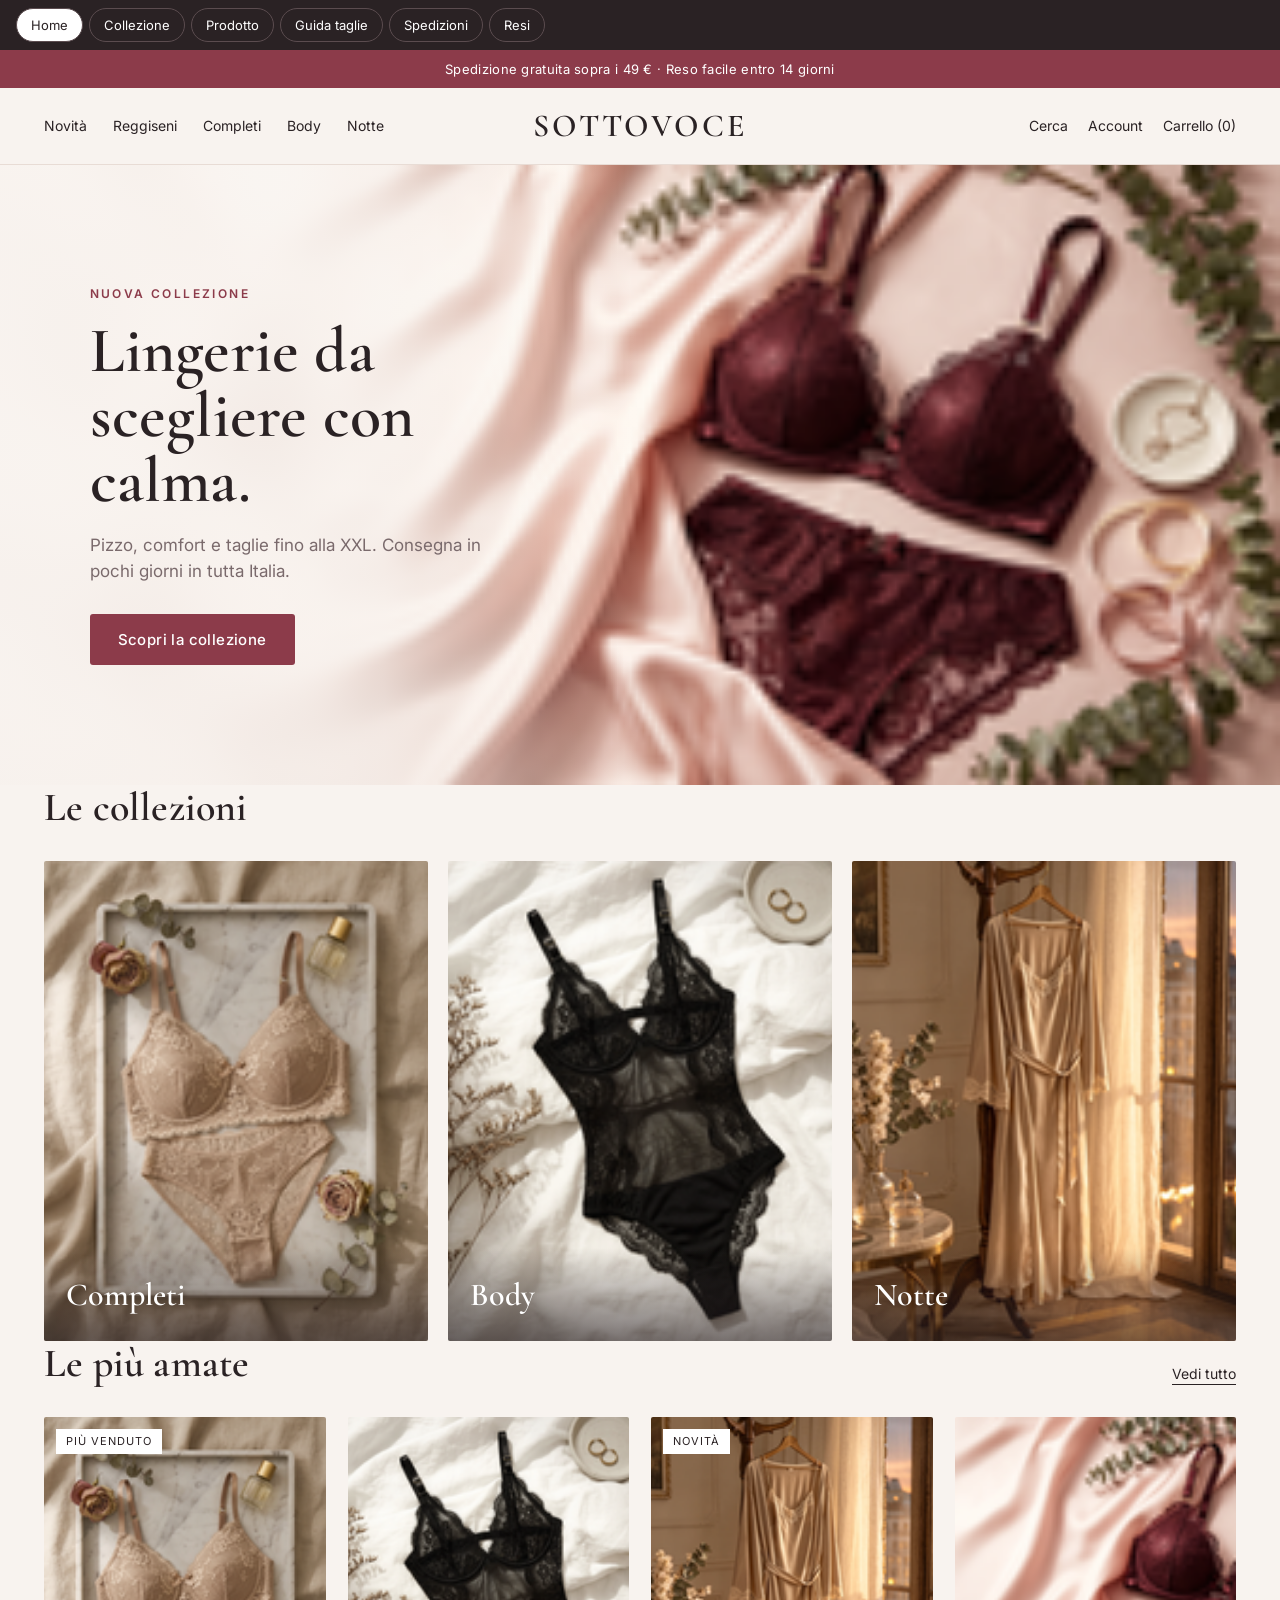
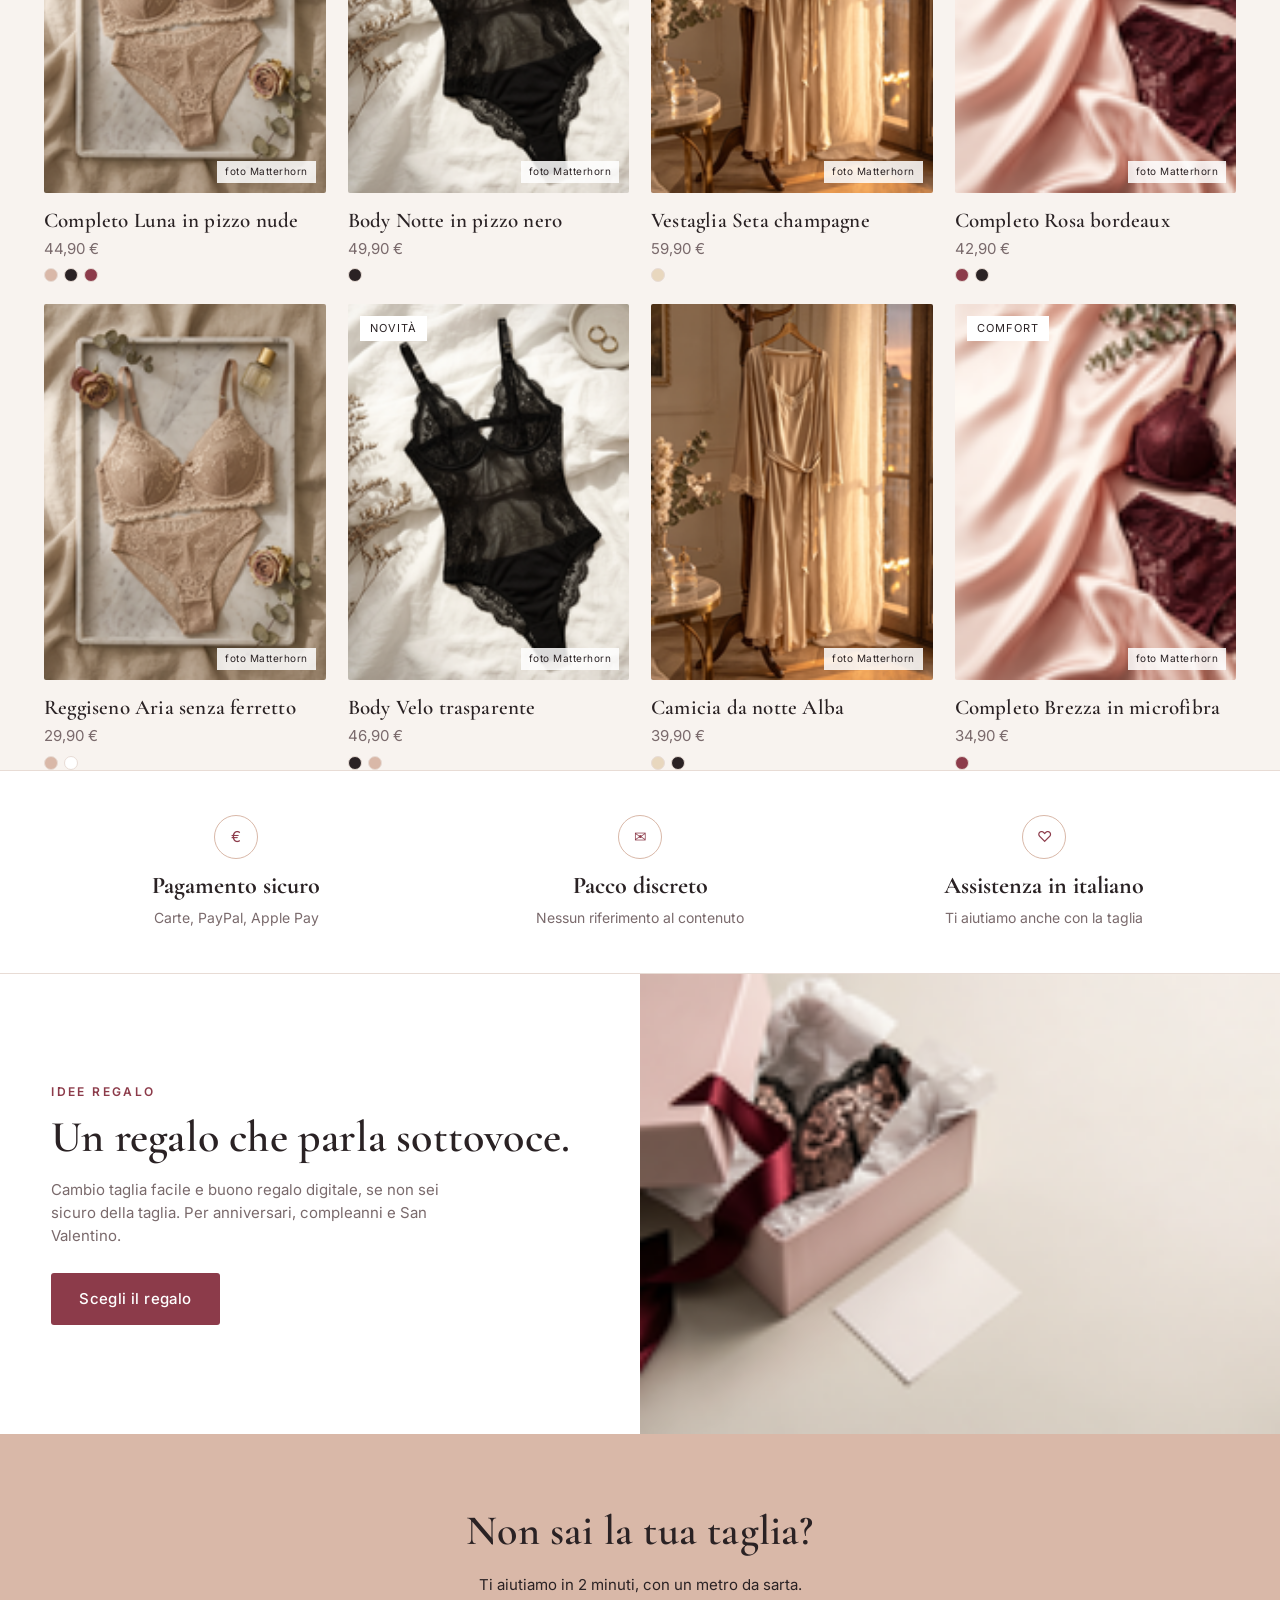
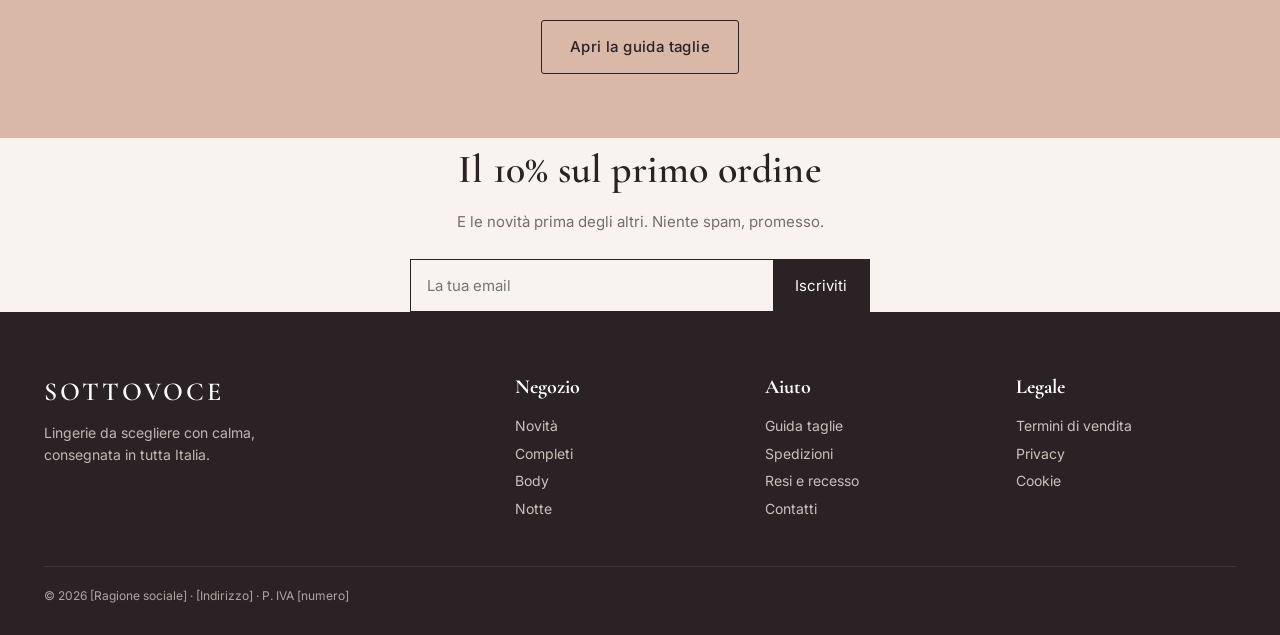
<file: progetti/shop-lingerie/mockup/index.html>
<!doctype html>
<html lang="it">
<head>
<meta charset="utf-8">
<meta name="viewport" content="width=device-width, initial-scale=1">
<title>Sottovoce · Impaginazione negozio</title>
<link rel="preconnect" href="https://fonts.googleapis.com">
<link href="https://fonts.googleapis.com/css2?family=Cormorant+Garamond:ital,wght@0,500;0,600;1,500&family=Inter:wght@400;500;600&display=swap" rel="stylesheet">
<style>
  :root { --bg:#F8F3EF; --ink:#2A2224; --accent:#8C3B4A; --nude:#D9B8A8; --muted:#7A6A6C; --line:#E8DCD5; --white:#fff; }
  * { box-sizing: border-box; margin: 0; padding: 0; }
  body { background: var(--bg); color: var(--ink); font-family: Inter, sans-serif; font-size: 15px; line-height: 1.55; }
  h1, h2, h3, .serif { font-family: "Cormorant Garamond", serif; font-weight: 600; letter-spacing: .2px; }
  a { color: inherit; text-decoration: none; }
  img { display: block; width: 100%; height: 100%; object-fit: cover; }
  .wrap { max-width: 1240px; margin: 0 auto; padding: 0 24px; }
  .btn { display: inline-block; background: var(--accent); color: #fff; padding: 14px 28px; border-radius: 3px; font-weight: 500; letter-spacing: .4px; }
  .btn.ghost { background: transparent; color: var(--ink); border: 1px solid var(--ink); }
  .eyebrow { font-size: 12px; letter-spacing: 2.4px; text-transform: uppercase; color: var(--accent); font-weight: 600; }

  /* page switcher (only for the mockup) */
  .switch { position: sticky; top: 0; z-index: 50; background: #2A2224; color: #fff; display: flex; gap: 6px; padding: 8px 16px; overflow-x: auto; font-size: 13px; }
  .switch button { background: transparent; color: #fff; border: 1px solid #5b4c4f; border-radius: 20px; padding: 6px 14px; cursor: pointer; white-space: nowrap; font: inherit; }
  .switch button.on { background: #fff; color: #2A2224; }
  .page { display: none; } .page.on { display: block; }

  /* header */
  .announce { background: var(--accent); color: #fff; text-align: center; font-size: 13px; padding: 9px 16px; letter-spacing: .3px; }
  header { border-bottom: 1px solid var(--line); background: var(--bg); }
  .head { display: grid; grid-template-columns: 1fr auto 1fr; align-items: center; height: 76px; }
  .logo { font-family: "Cormorant Garamond", serif; font-size: 32px; font-weight: 600; letter-spacing: 3px; text-transform: uppercase; }
  nav ul { display: flex; gap: 26px; list-style: none; font-size: 14px; }
  .icons { display: flex; justify-content: flex-end; gap: 20px; font-size: 14px; }

  /* hero */
  .hero { position: relative; height: 620px; overflow: hidden; }
  .hero img { filter: saturate(.95); }
  .hero .txt { position: absolute; inset: 0; display: flex; flex-direction: column; justify-content: center; padding: 0 7%; max-width: 640px;
    background: linear-gradient(90deg, rgba(248,243,239,.92) 0%, rgba(248,243,239,.75) 60%, rgba(248,243,239,0) 100%); }
  .hero h1 { font-size: 64px; line-height: 1.02; margin: 14px 0 18px; }
  .hero p { font-size: 17px; color: var(--muted); margin-bottom: 30px; max-width: 420px; }

  section { padding: 80px 0; }
  .sec-head { display: flex; justify-content: space-between; align-items: end; margin-bottom: 32px; gap: 16px; }
  .sec-head h2 { font-size: 40px; line-height: 1.1; }
  .sec-head a { font-size: 14px; border-bottom: 1px solid; }

  .cols3 { display: grid; grid-template-columns: repeat(3, 1fr); gap: 20px; }
  .coll { position: relative; aspect-ratio: 4/5; overflow: hidden; border-radius: 2px; }
  .coll span { position: absolute; left: 0; right: 0; bottom: 0; padding: 22px; color: #fff; font-family: "Cormorant Garamond", serif; font-size: 32px; font-weight: 600;
    background: linear-gradient(0deg, rgba(42,34,36,.6), rgba(42,34,36,0)); }

  .grid4 { display: grid; grid-template-columns: repeat(4, 1fr); gap: 22px; }
  .prod .ph { aspect-ratio: 3/4; overflow: hidden; background: #efe5df; position: relative; border-radius: 2px; }
  .prod .tag { position: absolute; top: 12px; left: 12px; background: #fff; font-size: 11px; letter-spacing: 1px; text-transform: uppercase; padding: 4px 10px; }
  .prod h3 { font-size: 21px; margin-top: 12px; }
  .prod .pr { font-size: 15px; color: var(--muted); }
  .prod .sw { display: flex; gap: 6px; margin-top: 8px; } .prod .sw i { width: 14px; height: 14px; border-radius: 50%; border: 1px solid var(--line); }

  .trust { background: var(--white); border-top: 1px solid var(--line); border-bottom: 1px solid var(--line); padding: 44px 0; }
  .trust .cols3 { text-align: center; }
  .trust b { display: block; font-family: "Cormorant Garamond", serif; font-size: 24px; margin: 8px 0 2px; }
  .trust small { color: var(--muted); font-size: 14px; }
  .ico { width: 44px; height: 44px; margin: 0 auto; border: 1px solid var(--nude); border-radius: 50%; display: grid; place-items: center; color: var(--accent); }

  .split { display: grid; grid-template-columns: 1fr 1fr; gap: 0; background: var(--white); }
  .split .t { padding: 70px 8%; display: flex; flex-direction: column; justify-content: center; }
  .split h2 { font-size: 44px; line-height: 1.08; margin: 12px 0 16px; }
  .split p { color: var(--muted); margin-bottom: 26px; max-width: 420px; }
  .split .im { min-height: 460px; }

  .sizeband { background: var(--nude); text-align: center; padding: 64px 24px; }
  .sizeband h2 { font-size: 42px; margin-bottom: 10px; }

  .news { text-align: center; }
  .news h2 { font-size: 40px; margin-bottom: 10px; }
  .news form { display: flex; max-width: 460px; margin: 26px auto 0; border: 1px solid var(--ink); }
  .news input { flex: 1; border: 0; background: transparent; padding: 14px 16px; font: inherit; }
  .news button { border: 0; background: var(--ink); color: #fff; padding: 0 22px; font: inherit; cursor: pointer; }

  footer { background: #2A2224; color: #e9dcd6; padding: 60px 0 30px; font-size: 14px; }
  footer .cols { display: grid; grid-template-columns: 2fr 1fr 1fr 1fr; gap: 30px; }
  footer h4 { font-family: "Cormorant Garamond", serif; font-size: 20px; margin-bottom: 12px; color: #fff; }
  footer li { list-style: none; margin-bottom: 6px; opacity: .85; }
  footer .legal { border-top: 1px solid #4a3d40; margin-top: 40px; padding-top: 20px; font-size: 12px; opacity: .7; }

  /* collection page */
  .crumbs { font-size: 13px; color: var(--muted); padding-top: 28px; }
  .chead { padding: 20px 0 30px; } .chead h1 { font-size: 54px; } .chead p { color: var(--muted); max-width: 560px; }
  .filters { display: flex; gap: 10px; flex-wrap: wrap; border-top: 1px solid var(--line); border-bottom: 1px solid var(--line); padding: 14px 0; margin-bottom: 30px; font-size: 14px; }
  .filters span { border: 1px solid var(--line); background: #fff; border-radius: 20px; padding: 6px 14px; }

  /* product page */
  .pdp { display: grid; grid-template-columns: 1.2fr 1fr; gap: 50px; padding: 30px 0 70px; }
  .gal { display: grid; grid-template-columns: 1fr 1fr; gap: 10px; } .gal .ph { aspect-ratio: 3/4; overflow: hidden; background: #efe5df; } .gal .ph.big { grid-column: span 2; aspect-ratio: 4/5; }
  .info h1 { font-size: 44px; line-height: 1.05; margin: 8px 0 10px; }
  .price { font-size: 22px; margin-bottom: 6px; } .stars { color: var(--accent); font-size: 14px; margin-bottom: 22px; }
  .opt { margin: 20px 0; } .opt label { font-size: 13px; font-weight: 600; display: flex; justify-content: space-between; margin-bottom: 8px; }
  .opt label a { font-weight: 400; border-bottom: 1px solid; }
  .sizes { display: flex; gap: 8px; flex-wrap: wrap; } .sizes span { min-width: 54px; text-align: center; border: 1px solid var(--line); background: #fff; padding: 10px 12px; font-size: 14px; }
  .sizes span.on { border-color: var(--ink); } .sizes span.off { color: #c9bdb9; text-decoration: line-through; }
  .colors { display: flex; gap: 10px; } .colors i { width: 30px; height: 30px; border-radius: 50%; border: 2px solid #fff; box-shadow: 0 0 0 1px var(--line); } .colors i.on { box-shadow: 0 0 0 2px var(--ink); }
  .addcart { display: block; width: 100%; text-align: center; margin-top: 24px; padding: 17px; }
  .perks { margin-top: 18px; font-size: 14px; color: var(--muted); } .perks div { padding: 10px 0; border-bottom: 1px solid var(--line); }
  details { border-bottom: 1px solid var(--line); padding: 16px 0; } summary { cursor: pointer; font-weight: 500; } details p { color: var(--muted); margin-top: 10px; font-size: 14px; }

  /* text pages */
  .doc { max-width: 760px; margin: 0 auto; padding: 50px 24px 80px; }
  .doc h1 { font-size: 52px; margin-bottom: 18px; } .doc h2 { font-size: 30px; margin: 34px 0 10px; } .doc p, .doc li { color: #4a3f41; margin-bottom: 10px; } .doc ul, .doc ol { padding-left: 20px; }
  table { width: 100%; border-collapse: collapse; margin: 14px 0 24px; background: #fff; font-size: 14px; } th, td { padding: 11px 14px; border-bottom: 1px solid var(--line); text-align: left; } th { background: #f1e7e1; font-weight: 600; }
  .note { background: #fff; border-left: 3px solid var(--accent); padding: 14px 18px; font-size: 14px; margin: 20px 0; }

  .placeholder-label { position: absolute; bottom: 10px; right: 10px; font-size: 10px; background: rgba(255,255,255,.85); padding: 3px 8px; letter-spacing: .5px; }

  @media (max-width: 820px) {
    nav, .icons .hide-m { display: none; }
    .head { grid-template-columns: auto 1fr auto; } .logo { font-size: 24px; }
    .hero { height: 540px; } .hero h1 { font-size: 44px; } .hero .txt { max-width: none; background: linear-gradient(0deg, rgba(248,243,239,.95) 45%, rgba(248,243,239,.2) 100%); justify-content: flex-end; padding-bottom: 50px; }
    .cols3 { grid-template-columns: 1fr; } .grid4 { grid-template-columns: repeat(2, 1fr); gap: 14px; }
    .split, .pdp { grid-template-columns: 1fr; } .split .im { min-height: 300px; order: -1; }
    footer .cols { grid-template-columns: 1fr 1fr; }
    .sec-head h2 { font-size: 32px; } section { padding: 56px 0; }
  }
</style>
</head>
<body>

<div class="switch" id="switch">
  <button data-p="home" class="on">Home</button>
  <button data-p="coll">Collezione</button>
  <button data-p="prod">Prodotto</button>
  <button data-p="taglie">Guida taglie</button>
  <button data-p="sped">Spedizioni</button>
  <button data-p="resi">Resi</button>
</div>

<div class="announce">Spedizione gratuita sopra i 49 € · Reso facile entro 14 giorni</div>
<header>
  <div class="wrap head">
    <nav><ul><li>Novità</li><li>Reggiseni</li><li>Completi</li><li>Body</li><li>Notte</li></ul></nav>
    <div class="logo">Sottovoce</div>
    <div class="icons"><span class="hide-m">Cerca</span><span class="hide-m">Account</span><span>Carrello (0)</span></div>
  </div>
</header>

<!-- ============ HOME ============ -->
<main class="page on" id="home">
  <div class="hero">
    <img src="img/hero.png" alt="Completo in pizzo bordeaux su seta cipria">
    <div class="txt">
      <div class="eyebrow">Nuova collezione</div>
      <h1>Lingerie da scegliere con calma.</h1>
      <p>Pizzo, comfort e taglie fino alla XXL. Consegna in pochi giorni in tutta Italia.</p>
      <div><a class="btn" href="#">Scopri la collezione</a></div>
    </div>
  </div>

  <section class="wrap">
    <div class="sec-head"><h2>Le collezioni</h2></div>
    <div class="cols3">
      <a class="coll"><img src="img/completi.png" alt=""><span>Completi</span></a>
      <a class="coll"><img src="img/body.png" alt=""><span>Body</span></a>
      <a class="coll"><img src="img/notte.png" alt=""><span>Notte</span></a>
    </div>
  </section>

  <section class="wrap" style="padding-top:0">
    <div class="sec-head"><h2>Le più amate</h2><a href="#">Vedi tutto</a></div>
    <div class="grid4" id="best"></div>
  </section>

  <div class="trust">
    <div class="wrap cols3">
      <div><div class="ico">€</div><b>Pagamento sicuro</b><small>Carte, PayPal, Apple Pay</small></div>
      <div><div class="ico">✉</div><b>Pacco discreto</b><small>Nessun riferimento al contenuto</small></div>
      <div><div class="ico">♡</div><b>Assistenza in italiano</b><small>Ti aiutiamo anche con la taglia</small></div>
    </div>
  </div>

  <div class="split">
    <div class="t">
      <div class="eyebrow">Idee regalo</div>
      <h2>Un regalo che parla sottovoce.</h2>
      <p>Cambio taglia facile e buono regalo digitale, se non sei sicuro della taglia. Per anniversari, compleanni e San Valentino.</p>
      <div><a class="btn" href="#">Scegli il regalo</a></div>
    </div>
    <div class="im"><img src="img/regalo.png" alt="Scatola regalo con pizzo e nastro bordeaux"></div>
  </div>

  <div class="sizeband">
    <h2>Non sai la tua taglia?</h2>
    <p style="margin-bottom:24px">Ti aiutiamo in 2 minuti, con un metro da sarta.</p>
    <a class="btn ghost" href="#">Apri la guida taglie</a>
  </div>

  <section class="wrap news">
    <h2>Il 10% sul primo ordine</h2>
    <p style="color:var(--muted)">E le novità prima degli altri. Niente spam, promesso.</p>
    <form onsubmit="return false"><input placeholder="La tua email"><button>Iscriviti</button></form>
  </section>
</main>

<!-- ============ COLLECTION ============ -->
<main class="page" id="coll">
  <div class="wrap">
    <div class="crumbs">Home / Completi</div>
    <div class="chead"><h1>Completi</h1><p>Reggiseno e slip coordinati, in pizzo e microfibra. Dalla 65A alla 90F.</p></div>
    <div class="filters"><span>Taglia ▾</span><span>Colore ▾</span><span>Prezzo ▾</span><span>Con ferretto / senza ▾</span><span style="margin-left:auto">Ordina: più venduti ▾</span></div>
    <div class="grid4" id="collgrid" style="margin-bottom:80px"></div>
  </div>
</main>

<!-- ============ PRODUCT ============ -->
<main class="page" id="prod">
  <div class="wrap">
    <div class="crumbs">Home / Completi / Completo Luna</div>
    <div class="pdp">
      <div class="gal">
        <div class="ph big"><img src="img/completi.png" alt=""></div>
        <div class="ph"><img src="img/hero.png" alt="" style="object-position:70% 50%"></div>
        <div class="ph"><img src="img/body.png" alt=""></div>
      </div>
      <div class="info">
        <div class="eyebrow">Completi</div>
        <h1>Completo Luna in pizzo nude</h1>
        <div class="price">44,90 €</div>
        <div class="stars">☆☆☆☆☆ <span style="color:var(--muted)">· le recensioni appariranno qui (app Judge.me gratuita)</span></div>
        <p style="color:var(--muted)">Il pizzo che non si vede sotto i vestiti. Lo indossi la mattina e te ne dimentichi.</p>
        <div class="opt"><label>Colore: Nude</label><div class="colors"><i class="on" style="background:#D9B8A8"></i><i style="background:#2A2224"></i><i style="background:#8C3B4A"></i></div></div>
        <div class="opt"><label>Taglia reggiseno <a href="#">Guida taglie</a></label><div class="sizes"><span>70B</span><span class="on">75B</span><span>75C</span><span>80C</span><span class="off">80D</span><span>85D</span></div></div>
        <div class="opt"><label>Taglia slip</label><div class="sizes"><span>S</span><span class="on">M</span><span>L</span><span>XL</span></div></div>
        <a class="btn addcart" href="#">Aggiungi al carrello</a>
        <div class="perks"><div>Consegna in 3–5 giorni lavorativi</div><div>Spedizione gratuita sopra i 49 €</div><div>Confezione sigillata, pacco discreto</div></div>
        <details open><summary>Dettagli e materiali</summary><p>Pizzo 90% poliammide, 10% elastan. Coppe imbottite leggere, ferretto morbido, spalline regolabili. Lavaggio a mano a 30°.</p></details>
        <details><summary>Vestibilità</summary><p>Veste regolare. La modella indossa 75B e M, altezza 170 cm.</p></details>
        <details><summary>Spedizioni e resi</summary><p>Reso entro 14 giorni con confezione sigillata integra.</p></details>
      </div>
    </div>
    <div class="sec-head"><h2>Abbinalo con</h2></div>
    <div class="grid4" id="related" style="margin-bottom:80px"></div>
  </div>
</main>

<!-- ============ SIZE GUIDE ============ -->
<main class="page" id="taglie">
  <div class="doc">
    <div class="eyebrow">Aiuto</div>
    <h1>Guida taglie</h1>
    <p>Ti servono 2 minuti e un metro da sarta.</p>
    <ol><li><b>Sottoseno</b>: il metro aderente sotto il seno, parallelo al pavimento.</li><li><b>Seno</b>: sul punto più pieno, senza stringere.</li><li><b>Fianchi</b>: il punto più largo.</li></ol>
    <h2>Reggiseno · fascia</h2>
    <table><tr><th>Sottoseno (cm)</th><th>Taglia EU</th><th>Taglia IT</th></tr><tr><td>63–67</td><td>65</td><td>1</td></tr><tr><td>68–72</td><td>70</td><td>2</td></tr><tr><td>73–77</td><td>75</td><td>3</td></tr><tr><td>78–82</td><td>80</td><td>4</td></tr><tr><td>83–87</td><td>85</td><td>5</td></tr><tr><td>88–92</td><td>90</td><td>6</td></tr></table>
    <h2>Reggiseno · coppa</h2>
    <table><tr><th>Seno meno sottoseno (cm)</th><th>Coppa</th></tr><tr><td>12–14</td><td>A</td></tr><tr><td>14–16</td><td>B</td></tr><tr><td>16–18</td><td>C</td></tr><tr><td>18–20</td><td>D</td></tr><tr><td>20–22</td><td>E</td></tr><tr><td>22–24</td><td>F</td></tr></table>
    <div class="note">Esempio: sottoseno 74 cm, seno 90 cm → differenza 16 → <b>75C (IT 3C)</b>.</div>
    <h2>Slip, body e notte</h2>
    <table><tr><th>Taglia</th><th>Seno (cm)</th><th>Fianchi (cm)</th></tr><tr><td>S</td><td>82–86</td><td>88–92</td></tr><tr><td>M</td><td>86–90</td><td>92–96</td></tr><tr><td>L</td><td>90–96</td><td>96–102</td></tr><tr><td>XL</td><td>96–102</td><td>102–108</td></tr></table>
    <p><b>Tra due taglie?</b> Per reggiseni e body scegli la più grande, per gli slip elasticizzati la più piccola.</p>
  </div>
</main>

<!-- ============ SHIPPING ============ -->
<main class="page" id="sped">
  <div class="doc">
    <div class="eyebrow">Aiuto</div>
    <h1>Spedizioni</h1>
    <p>Spediamo in tutta Italia, isole comprese.</p>
    <h2>Tempi</h2><p>Il pacco parte entro 1–2 giorni lavorativi e arriva in 3–5 giorni lavorativi. Ricevi il tracciamento via email.</p>
    <h2>Costi</h2><table><tr><th>Ordine</th><th>Spedizione</th></tr><tr><td>Da 49 € in su</td><td>Gratuita</td></tr><tr><td>Sotto i 49 €</td><td>4,90 €</td></tr></table>
    <h2>Pacco discreto</h2><p>All'esterno non è indicato il contenuto.</p>
    <div class="note">Tempi e "pacco discreto" vanno confermati con Matterhorn prima della pubblicazione.</div>
  </div>
</main>

<!-- ============ RETURNS ============ -->
<main class="page" id="resi">
  <div class="doc">
    <div class="eyebrow">Aiuto</div>
    <h1>Resi e recesso</h1>
    <h2>14 giorni per ripensarci</h2><p>Puoi restituire i prodotti entro 14 giorni dalla consegna, senza dare spiegazioni.</p>
    <h2>Biancheria intima e igiene</h2><p>Slip, body e reggiseni arrivano in confezione sigillata. Per igiene il reso è possibile solo con confezione integra.</p>
    <h2>Come fare</h2><ol><li>Scrivici con il numero d'ordine.</li><li>Ti mandiamo indirizzo e istruzioni.</li><li>Rimborso entro 14 giorni.</li></ol>
    <div class="note">Testo completo e modulo di recesso in <code>pagine/resi-e-recesso.md</code>. Da far verificare a un consulente.</div>
  </div>
</main>

<footer>
  <div class="wrap">
    <div class="cols">
      <div><div class="logo" style="color:#fff;font-size:26px">Sottovoce</div><p style="margin-top:10px;opacity:.8;max-width:280px">Lingerie da scegliere con calma, consegnata in tutta Italia.</p></div>
      <div><h4>Negozio</h4><ul><li>Novità</li><li>Completi</li><li>Body</li><li>Notte</li></ul></div>
      <div><h4>Aiuto</h4><ul><li>Guida taglie</li><li>Spedizioni</li><li>Resi e recesso</li><li>Contatti</li></ul></div>
      <div><h4>Legale</h4><ul><li>Termini di vendita</li><li>Privacy</li><li>Cookie</li></ul></div>
    </div>
    <div class="legal">© 2026 [Ragione sociale] · [Indirizzo] · P. IVA [numero]</div>
  </div>
</footer>

<script>
  const products = [
    ['Completo Luna in pizzo nude', '44,90 €', 'completi.png', 'Più venduto', ['#D9B8A8', '#2A2224', '#8C3B4A']],
    ['Body Notte in pizzo nero', '49,90 €', 'body.png', '', ['#2A2224']],
    ['Vestaglia Seta champagne', '59,90 €', 'notte.png', 'Novità', ['#E8D7BE']],
    ['Completo Rosa bordeaux', '42,90 €', 'hero.png', '', ['#8C3B4A', '#2A2224']],
    ['Reggiseno Aria senza ferretto', '29,90 €', 'completi.png', '', ['#D9B8A8', '#fff']],
    ['Body Velo trasparente', '46,90 €', 'body.png', 'Novità', ['#2A2224', '#D9B8A8']],
    ['Camicia da notte Alba', '39,90 €', 'notte.png', '', ['#E8D7BE', '#2A2224']],
    ['Completo Brezza in microfibra', '34,90 €', 'hero.png', 'Comfort', ['#8C3B4A']],
  ];
  const card = ([n, p, img, tag, sw]) => `<a class="prod"><div class="ph"><img src="img/${img}" alt="">${tag ? `<span class="tag">${tag}</span>` : ''}<span class="placeholder-label">foto Matterhorn</span></div><h3>${n}</h3><div class="pr">${p}</div><div class="sw">${sw.map(c => `<i style="background:${c}"></i>`).join('')}</div></a>`;
  document.getElementById('best').innerHTML = products.map(card).join('');
  document.getElementById('collgrid').innerHTML = [...products, ...products].map(card).join('');
  document.getElementById('related').innerHTML = products.slice(4).map(card).join('');
  document.querySelectorAll('#switch button').forEach(b => b.onclick = () => {
    document.querySelectorAll('#switch button').forEach(x => x.classList.toggle('on', x === b));
    document.querySelectorAll('.page').forEach(p => p.classList.toggle('on', p.id === b.dataset.p));
    window.scrollTo(0, 0);
  });
</script>
</body>
</html>
</file>
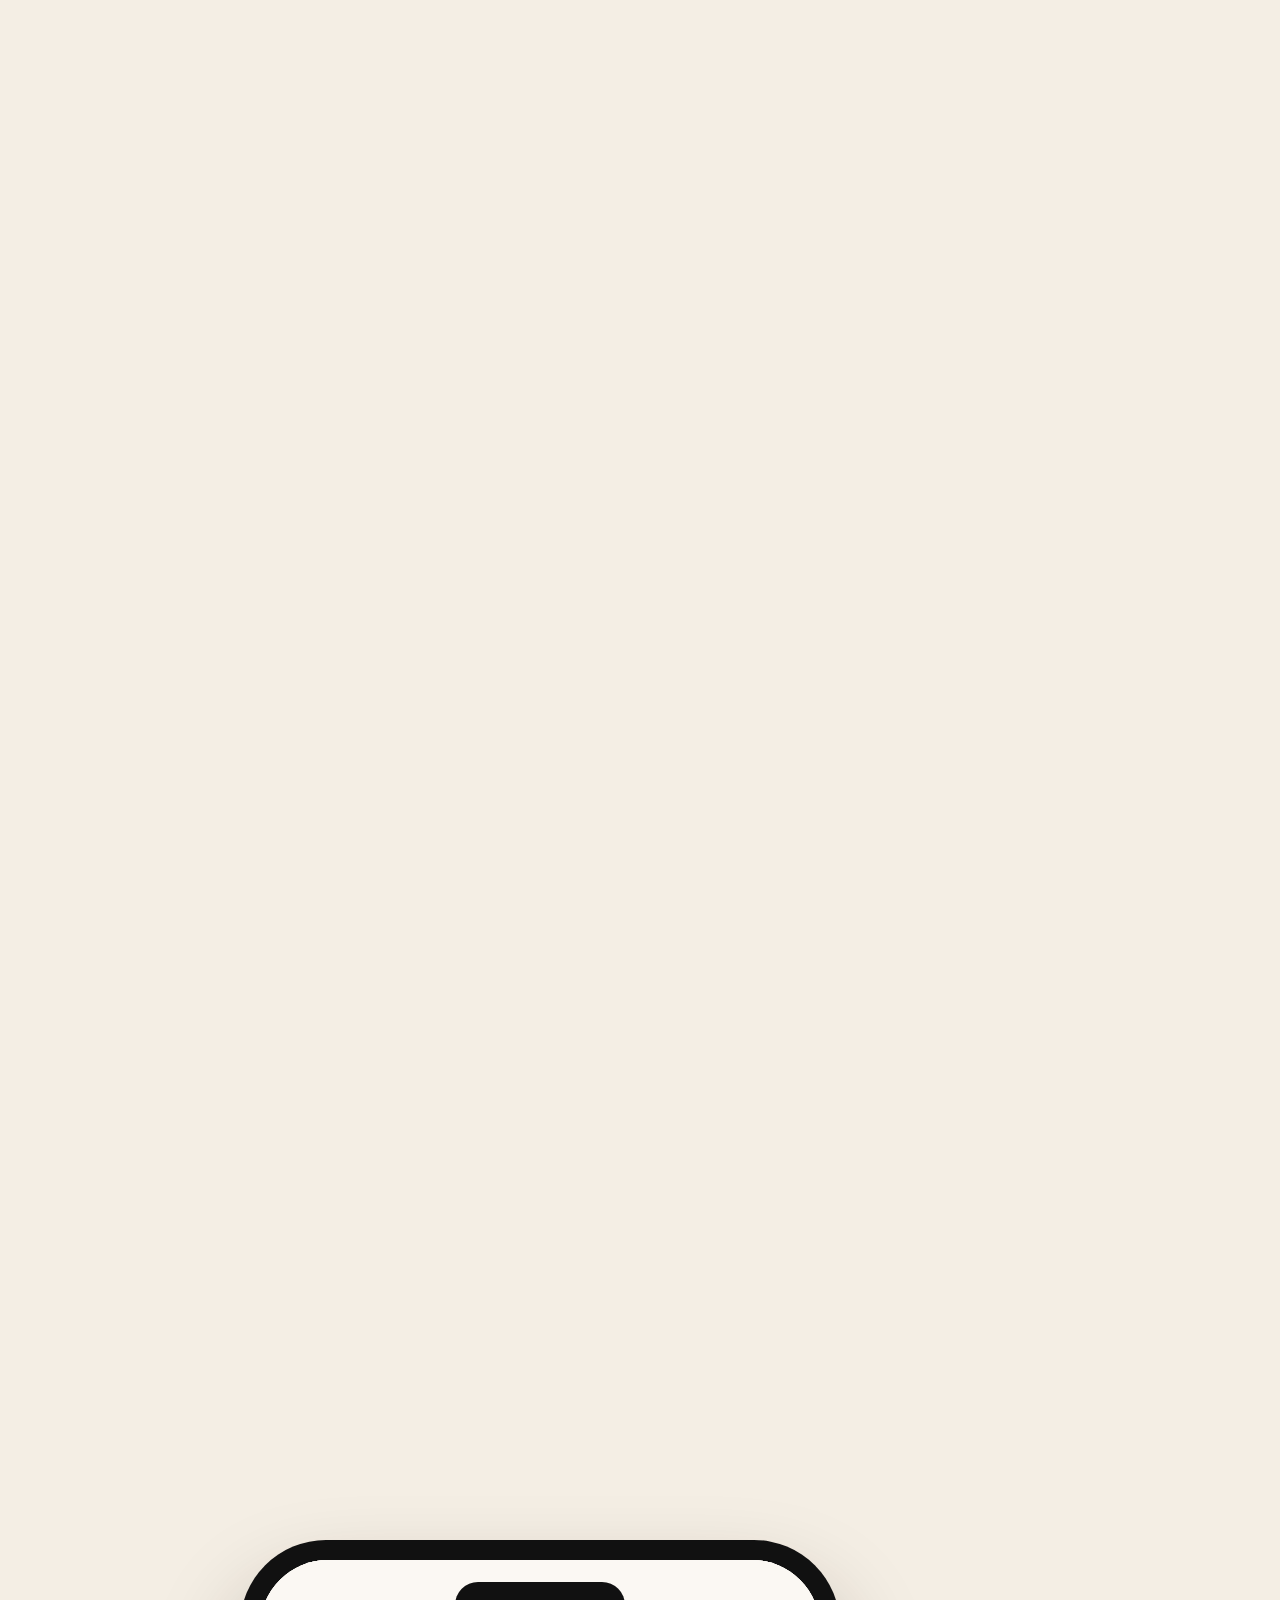
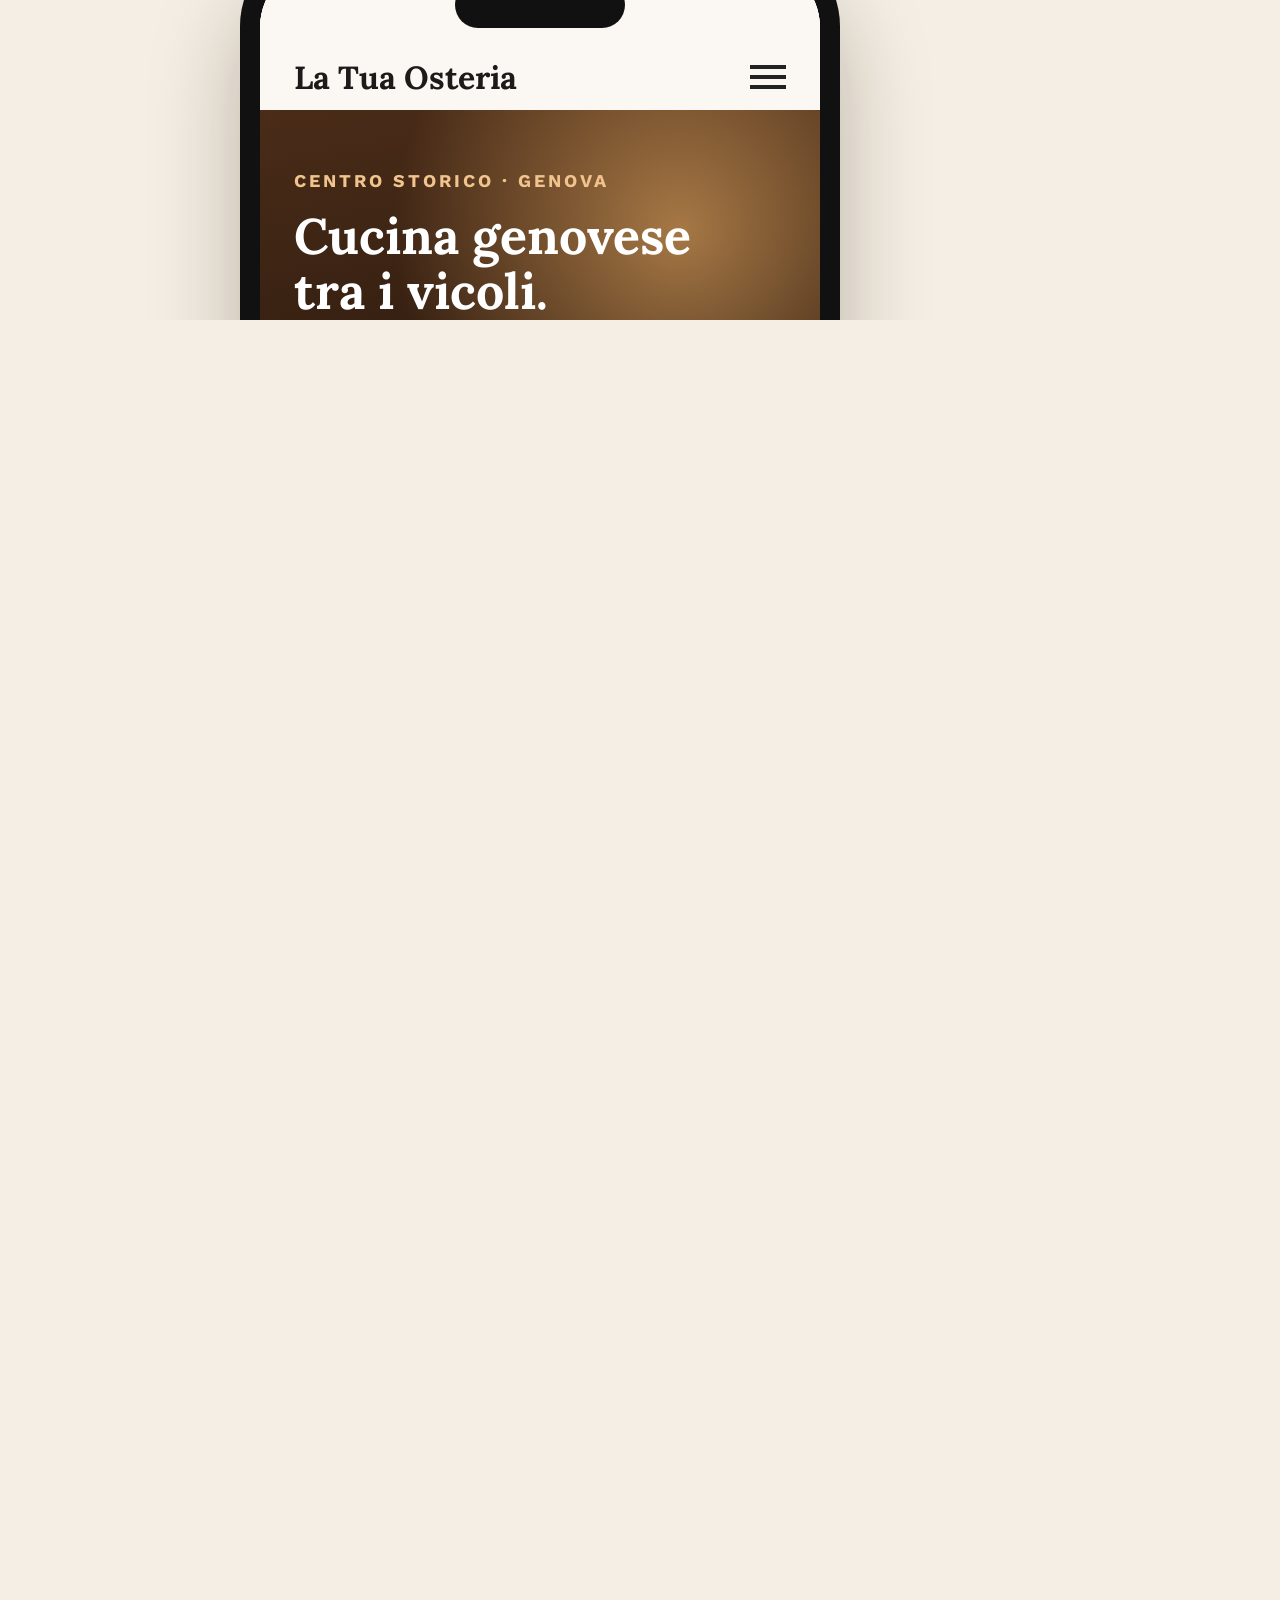
<file: instagram/reels/reel-01-trattoria.html>
<!doctype html>
<html lang="it"><head><meta charset="utf-8">
<link rel="stylesheet" href="engine.css">
<style>
  .site { font-family: Work; color: var(--ink); background: #FBF8F3; }
  .nav { height: 150px; padding: 84px 34px 0; display: flex; justify-content: space-between; align-items: center; background: #FBF8F3; }
  .nav b { font-family: Lora; font-size: 32px; }
  .burger { width: 36px; height: 24px; border-top: 4px solid #222; border-bottom: 4px solid #222; position: relative; }
  .burger:after { content: ""; position: absolute; left: 0; right: 0; top: 6px; border-top: 4px solid #222; }
  .hero { height: 600px; padding: 60px 34px; color: #fff; position: relative; overflow: hidden;
    background: radial-gradient(circle at 75% 20%, rgba(255,190,110,.55), transparent 45%), linear-gradient(170deg, #4a2c18 0%, #24150c 70%); }
  .hero svg { position: absolute; right: -10px; bottom: 0; opacity: .35; }
  .hero .k { font-size: 18px; letter-spacing: 3px; font-weight: 700; color: #F2C48D; }
  .hero h1 { font-family: Lora; font-size: 50px; line-height: 1.1; margin: 18px 0 18px; }
  .hero p { font-size: 22px; opacity: .85; line-height: 1.4; max-width: 420px; }
  .btn { display: inline-block; font-weight: 700; font-size: 22px; border-radius: 16px; padding: 18px 26px; margin-top: 28px; }
  .wa { background: var(--wa); color: #0b3d1f; }
  .ghost { border: 2px solid rgba(255,255,255,.7); color: #fff; margin-left: 10px; }
  .sec { padding: 50px 34px; border-bottom: 1px solid #ece4d8; }
  .sec h2 { font-family: Lora; font-size: 40px; margin-bottom: 26px; }
  .row { display: flex; justify-content: space-between; font-size: 24px; padding: 14px 0; border-bottom: 1px dashed #e2d8ca; }
  .row .c { color: #a08f7c; }
  .open { display: inline-block; background: #e3f6e9; color: #17803d; font-weight: 700; font-size: 20px; padding: 8px 16px; border-radius: 30px; margin-bottom: 18px; }
  .dish { display: flex; justify-content: space-between; align-items: baseline; padding: 16px 0; border-bottom: 1px solid #efe7db; }
  .dish b { font-family: Lora; font-size: 27px; }
  .dish small { display: block; font-size: 18px; color: #8a7f72; margin-top: 4px; }
  .dish span { font-weight: 700; font-size: 24px; color: var(--rust); }
  .map { height: 330px; border-radius: 22px; position: relative; overflow: hidden; background: #e9e4da; }
  .map i { position: absolute; background: #fff; }
  .pin { position: absolute; left: 255px; top: 110px; width: 50px; height: 50px; background: var(--rust); border-radius: 50% 50% 50% 0; transform: rotate(-45deg); }
  .pin:after { content: ""; position: absolute; left: 16px; top: 16px; width: 18px; height: 18px; background: #fff; border-radius: 50%; }
  .maps { background: var(--navy); color: #fff; }
  .statusbar { position: absolute; top: 0; left: 0; right: 0; height: 84px; background: #FBF8F3; z-index: 10; }
  .foot { background: var(--navy); color: #fff; padding: 50px 34px 400px; font-size: 22px; line-height: 1.6; }
  .foot b { font-family: Lora; font-size: 30px; display: block; margin-bottom: 10px; }
</style></head>
<body>
  <div class="layer" id="scene">
    <div class="abs kicker" id="kicker" style="left:90px; top:190px;">Trattorie e osterie</div>
    <div class="abs hook" id="hook" style="left:90px; top:250px; width:900px;">Il sito della tua trattoria dovrebbe fare questo.</div>

    <div class="abs callout" id="c1" style="left:90px; top:230px; width:900px;"><span class="n">1</span>Prenoti su WhatsApp in un tocco.</div>
    <div class="abs callout" id="c2" style="left:90px; top:230px; width:900px;"><span class="n">2</span>Vedi se è aperto adesso.</div>
    <div class="abs callout" id="c3" style="left:90px; top:230px; width:900px;"><span class="n">3</span>Il menu si legge dal telefono.</div>
    <div class="abs callout" id="c4" style="left:90px; top:230px; width:900px;"><span class="n">4</span>Ti porta alla porta con Maps.</div>

    <div class="phone" id="phone" style="left:240px; top:640px;">
      <div class="screen">
        <div class="notch"></div><div class="statusbar"></div>
        <div class="site" id="site">
          <div class="nav"><b>La Tua Osteria</b><div class="burger"></div></div>
          <div class="hero">
            <svg width="300" height="420" viewBox="0 0 300 420"><path d="M20 420V170a130 130 0 0 1 260 0v250" fill="none" stroke="#F2C48D" stroke-width="10"/><path d="M70 420V200a80 80 0 0 1 160 0v220" fill="none" stroke="#F2C48D" stroke-width="6"/></svg>
            <div class="k">CENTRO STORICO · GENOVA</div>
            <h1>Cucina genovese<br>tra i vicoli.</h1>
            <p>Trofie al pesto, pansoti e focaccia come a casa.</p>
            <div class="btn wa" id="waBtn">Prenota su WhatsApp</div><div class="btn ghost">Menu</div>
          </div>
          <div class="sec" id="hours">
            <h2>Orari</h2>
            <div class="open">● Aperto ora · chiude alle 23:00</div>
            <div class="row"><span>Lunedì</span><span class="c">Chiuso</span></div>
            <div class="row"><span>Mar – Ven</span><span>12–15 · 19–23</span></div>
            <div class="row"><span>Sab – Dom</span><span>12–15:30 · 19–23:30</span></div>
          </div>
          <div class="sec" id="menu">
            <h2>Menu</h2>
            <div class="dish"><div><b>Trofie al pesto</b><small>basilico, pinoli, Parmigiano</small></div><span>12 €</span></div>
            <div class="dish"><div><b>Pansoti in salsa di noci</b><small>ripieni di erbette</small></div><span>13 €</span></div>
            <div class="dish"><div><b>Cima alla genovese</b><small>servita fredda</small></div><span>16 €</span></div>
            <div class="dish"><div><b>Focaccia al formaggio</b><small>da dividere</small></div><span>9 €</span></div>
            <div class="dish"><div><b>Torta di riso</b><small>della casa</small></div><span>5 €</span></div>
          </div>
          <div class="sec" id="where" style="border:0">
            <h2>Dove siamo</h2>
            <div class="map">
              <i style="left:0;right:0;top:80px;height:22px"></i><i style="left:0;right:0;top:220px;height:16px"></i>
              <i style="top:0;bottom:0;left:140px;width:20px"></i><i style="top:0;bottom:0;left:390px;width:14px;transform:skewX(-12deg)"></i>
              <div class="pin"></div>
            </div>
            <div class="btn maps" id="mapsBtn">Apri in Google Maps</div>
          </div>
          <div class="foot"><b>La Tua Osteria</b>Vico dell'Esempio 1, Genova<br>Tel. 010 000 0000</div>
        </div>
      </div>
    </div>
    <div class="tap" id="tap1"></div>
    <div class="tap" id="tap2"></div>
  </div>

  <div class="layer endcard" id="end" style="padding:300px 90px 0;">
    <div class="small" style="margin-bottom:40px;">Trattorie e osterie di Genova</div>
    <div class="big">Vuoi un sito così?</div>
    <div class="big" style="margin-top:40px;">Scrivimi<br><span class="pill" style="font-size:96px;">BOZZA</span> in DM</div>
    <div class="small" style="margin-top:60px;">Te lo preparo gratis.<br>Se ti piace ne parliamo, se no nessun problema.</div>
    <div class="small abs" style="left:90px; bottom:330px; font-size:30px;">Marco · Web Designer Genova</div>
  </div>

<script src="engine.js"></script>
<script>
  const site = $('#site');
  const top_ = id => $(id).offsetTop;
  function centerOf(el) { const r = el.getBoundingClientRect(); return [r.left + r.width / 2, r.top + r.height / 2]; }

  window.render = t => {
    show('#kicker', t, 0.0, 1.9, { dy: 20 });
    words('#hook', t, 0.1, 0.08);
    $('#hook').style.opacity = 1 - prog(t, 1.9, 0.3);

    // phone rises in
    const pp = prog(t, 0.6, 0.8);
    $('#phone').style.transform = `translateY(${(1 - pp) * 900}px)`;

    show('#c1', t, 2.1, 3.7); show('#c2', t, 3.9, 5.4); show('#c3', t, 5.6, 7.1); show('#c4', t, 7.3, 8.6);

    // scroll the fake site to each feature
    const stops = [[0, 0], [3.8, top_('#hours') - 150], [5.5, top_('#menu') - 150], [7.2, top_('#where') - 150]];
    let y = 0;
    for (let i = 0; i < stops.length; i++) {
      const [at, target] = stops[i];
      const prev = i ? stops[i - 1][1] : 0;
      if (t >= at) y = lerp(prev, target, prog(t, at, 0.7, easeInOut));
    }
    site.style.transform = `translateY(${-y}px)`;

    const [wx, wy] = centerOf($('#waBtn')); tap('#tap1', t, 3.0, wx, wy);
    const [mx, my] = centerOf($('#mapsBtn')); tap('#tap2', t, 8.1, mx, my);

    // end card slides up
    const pe = prog(t, 8.7, 0.5);
    $('#end').style.transform = `translateY(${(1 - pe) * 1920}px)`;
    ['#end .small', '#end .big'].forEach(s => document.querySelectorAll(s).forEach((el, i) => {
      const p = prog(t, 9.0 + i * 0.15, 0.4); el.style.opacity = p;
    }));
  };
  window.render(0);
</script>
</body></html>
</file>
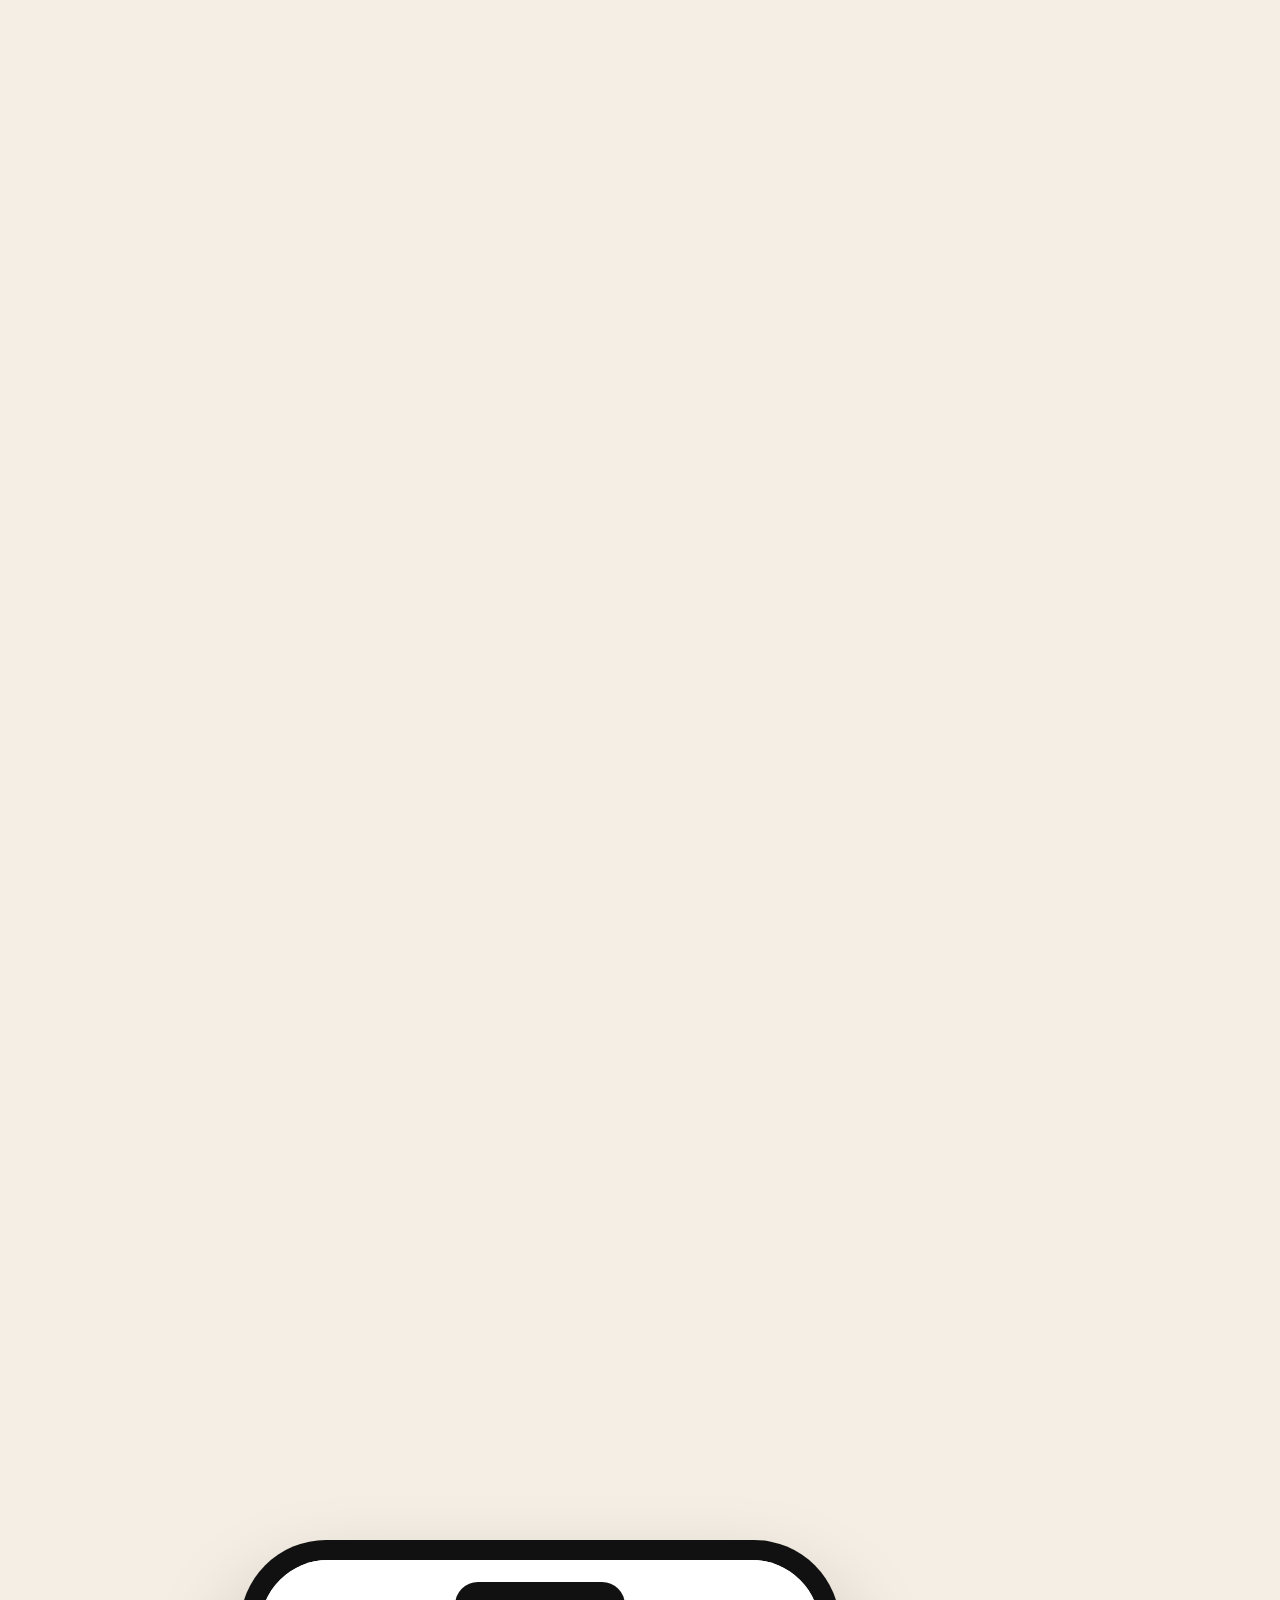
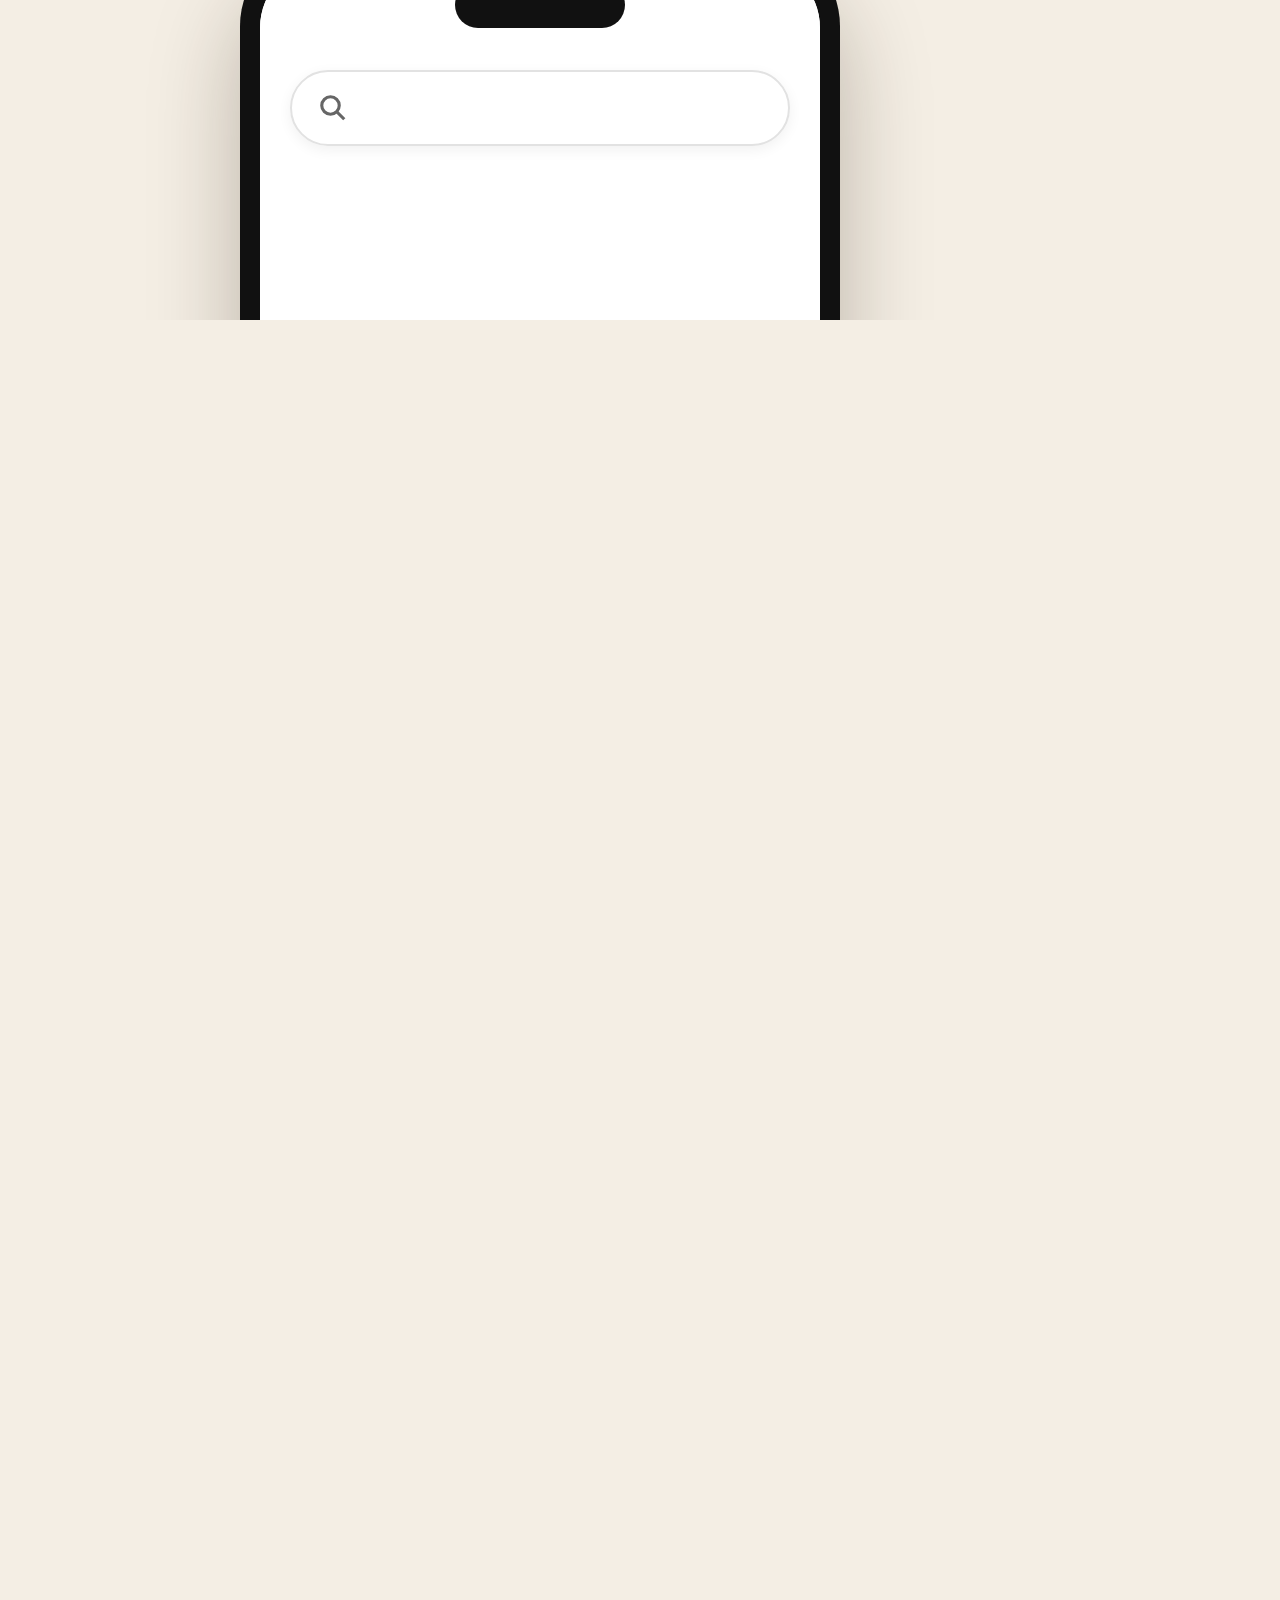
<file: instagram/reels/reel-02-pov.html>
<!doctype html>
<html lang="it"><head><meta charset="utf-8">
<link rel="stylesheet" href="engine.css">
<style>
  .scr { position: absolute; inset: 0; background: #fff; }
  .statusbar { position: absolute; top: 0; left: 0; right: 0; height: 84px; z-index: 10; }
  /* search screen */
  #search { padding: 110px 30px 0; background: #fff; }
  .bar { border: 2px solid #e2e2e2; border-radius: 40px; height: 76px; display: flex; align-items: center; padding: 0 26px; font-size: 26px; color: #222; box-shadow: 0 4px 14px rgba(0,0,0,.06); }
  .bar svg { margin-right: 16px; flex: none; }
  .caret { display: inline-block; width: 3px; height: 30px; background: #3367d6; margin-left: 2px; vertical-align: -5px; }
  .res { border: 1px solid #ececec; border-radius: 24px; padding: 26px; margin-top: 26px; }
  .res .t { font-family: Lora; font-weight: 700; font-size: 30px; color: #1a3d8f; }
  .res .s { font-size: 20px; color: #7a7a7a; margin-top: 6px; }
  .stars { color: #e7a521; font-size: 22px; margin-top: 8px; }
  .res .u { font-size: 19px; color: #188038; margin-top: 8px; }
  /* old slow site */
  #old { background: #dcdcdc; }
  .oldpage { position: absolute; left: 30px; top: 120px; width: 500px; transform-origin: top left; opacity: .5; }
  .oldpage div { background: #bdbdbd; margin-bottom: 12px; height: 18px; }
  .spin { position: absolute; left: 50%; top: 46%; width: 110px; height: 110px; margin: -55px; border: 12px solid #c9c9c9; border-top-color: #777; border-radius: 50%; }
  .loading { position: absolute; left: 0; right: 0; top: 58%; text-align: center; font-size: 26px; color: #666; }
  /* good site */
  #good { background: #FBF8F3; }
  .nav { height: 150px; padding: 84px 34px 0; display: flex; justify-content: space-between; align-items: center; }
  .nav b { font-family: Lora; font-size: 32px; }
  .hero { height: 640px; padding: 60px 34px; color: #fff; background: radial-gradient(circle at 75% 20%, rgba(255,190,110,.55), transparent 45%), linear-gradient(170deg, #4a2c18 0%, #24150c 70%); }
  .hero .k { font-size: 18px; letter-spacing: 3px; font-weight: 700; color: #F2C48D; }
  .hero h1 { font-family: Lora; font-size: 50px; line-height: 1.1; margin: 18px 0; }
  .open { display: inline-block; background: rgba(227,246,233,.95); color: #17803d; font-weight: 700; font-size: 20px; padding: 8px 16px; border-radius: 30px; }
  .btn { display: inline-block; font-weight: 700; font-size: 22px; border-radius: 16px; padding: 18px 26px; margin-top: 28px; }
  .wa { background: var(--wa); color: #0b3d1f; }
  /* chat */
  #chat { background: #efe7de; }
  .chead { height: 170px; background: #075e54; color: #fff; padding: 100px 30px 0; font-size: 26px; font-weight: 700; }
  .bub { position: absolute; right: 26px; max-width: 420px; background: #d9fdd3; border-radius: 22px 22px 6px 22px; padding: 20px 24px; font-size: 25px; line-height: 1.35; box-shadow: 0 2px 4px rgba(0,0,0,.08); }
  .bub.in { left: 26px; right: auto; background: #fff; border-radius: 22px 22px 22px 6px; }
  .counter { font-family: Lora; font-weight: 700; font-size: 150px; color: var(--rust); }
</style></head>
<body>
  <div class="layer">
    <div class="abs kicker" id="kicker" style="left:90px; top:190px;">POV</div>
    <div class="abs hook" id="hook" style="left:90px; top:250px; width:900px;">Sono le 20:30. Cerchi dove cenare a Genova.</div>
    <div class="abs callout" id="c1" style="left:90px; top:250px; width:900px;">Due trattorie. Due siti.</div>
    <div class="abs callout" id="c2" style="left:90px; top:250px; width:900px;">Apri la prima…</div>
    <div class="abs" id="c3" style="left:90px; top:200px; width:900px;"><span class="counter" id="count">1 s</span><div class="callout" style="font-size:60px">e ancora non carica.</div></div>
    <div class="abs callout" id="c4" style="left:90px; top:250px; width:900px;">Torni indietro. Apri la seconda.</div>
    <div class="abs callout" id="c5" style="left:90px; top:250px; width:900px;">Si apre subito. Prenoti in un tocco.</div>
    <div class="abs callout" id="c6" style="left:90px; top:250px; width:900px;">Il tavolo l'ha preso <span style="color:var(--rust)">lei</span>.</div>

    <div class="phone" id="phone" style="left:240px; top:640px;">
      <div class="screen">
        <div class="notch"></div>
        <div class="scr" id="search">
          <div class="bar"><svg width="30" height="30" viewBox="0 0 24 24"><circle cx="10" cy="10" r="7" fill="none" stroke="#666" stroke-width="2.5"/><path d="M15 15l6 6" stroke="#666" stroke-width="2.5"/></svg><span id="q"></span><span class="caret" id="caret"></span></div>
          <div id="results">
            <div class="res" id="r1"><div class="t">Trattoria ● ● ● ●</div><div class="stars">★★★★☆ <span style="color:#777">· aperto</span></div><div class="s">Cucina ligure · Centro storico</div><div class="u">Sito web</div></div>
            <div class="res" id="r2"><div class="t">La Tua Osteria</div><div class="stars">★★★★☆ <span style="color:#777">· aperto</span></div><div class="s">Cucina genovese · Centro storico</div><div class="u">Sito web</div></div>
          </div>
        </div>
        <div class="scr" id="old">
          <div class="oldpage"><div style="width:60%;height:40px"></div><div></div><div style="width:80%"></div><div style="height:160px"></div><div></div><div style="width:70%"></div></div>
          <div class="spin" id="spin"></div>
          <div class="loading">Caricamento…</div>
        </div>
        <div class="scr" id="good">
          <div class="nav"><b>La Tua Osteria</b></div>
          <div class="hero">
            <div class="k">CENTRO STORICO · GENOVA</div>
            <h1>Cucina genovese<br>tra i vicoli.</h1>
            <div class="open">● Aperto ora · chiude alle 23:00</div><br>
            <div class="btn wa" id="waBtn">Prenota su WhatsApp</div>
          </div>
        </div>
        <div class="scr" id="chat">
          <div class="chead">La Tua Osteria</div>
          <div class="bub" id="b1" style="top:230px;">Buonasera! Avete un tavolo per 2 alle 21?</div>
          <div class="bub in" id="b2" style="top:370px;">Certo, vi aspettiamo alle 21 👍</div>
        </div>
        <div class="statusbar"></div>
      </div>
    </div>
    <div class="tap" id="tap1"></div><div class="tap" id="tap2"></div><div class="tap" id="tap3"></div>
  </div>

  <div class="layer endcard" id="end" style="padding:300px 90px 0;">
    <div class="big">Il tuo sito è la prima o la seconda?</div>
    <div class="big" style="margin-top:60px;">Scrivimi<br><span class="pill" style="font-size:96px;">BOZZA</span> in DM</div>
    <div class="small" style="margin-top:60px;">Ti preparo gratis una bozza del tuo sito.</div>
    <div class="small abs" style="left:90px; bottom:330px; font-size:30px;">Marco · Web Designer Genova</div>
  </div>

<script src="engine.js"></script>
<script>
  const Q = 'trattoria genova centro';
  const c = el => { const r = $(el).getBoundingClientRect(); return [r.left + r.width / 2, r.top + r.height / 2]; };
  const scr = (id, on) => { $(id).style.opacity = on ? 1 : 0; };

  window.render = t => {
    show('#kicker', t, 0, 2.2, { dy: 20 });
    words('#hook', t, 0.1, 0.09);
    $('#hook').style.opacity = 1 - prog(t, 2.2, 0.3);
    const pp = prog(t, 0.5, 0.8);
    $('#phone').style.transform = `translateY(${(1 - pp) * 900}px)`;

    // typing
    const n = Math.floor(clamp((t - 1.1) / 1.0) * Q.length);
    $('#q').textContent = Q.slice(0, n);
    $('#caret').style.opacity = (Math.floor(t * 2.5) % 2 && t < 2.3) ? 1 : 0;
    const rp = prog(t, 2.3, 0.4);
    $('#results').style.opacity = rp; $('#results').style.transform = `translateY(${(1 - rp) * 40}px)`;

    show('#c1', t, 2.5, 3.4); show('#c2', t, 3.6, 4.1, { dy: 30 });
    show('#c3', t, 4.2, 6.5, { dy: 30 });
    $('#count').textContent = Math.min(5, 1 + Math.floor(clamp(t - 4.2, 0, 9) / 0.5)) + ' s';
    show('#c4', t, 6.7, 7.9); show('#c5', t, 8.1, 9.2); show('#c6', t, 9.4, 10.4);

    // screens
    const scene = t < 4.0 ? 'search' : t < 6.6 ? 'old' : t < 7.5 ? 'search' : t < 8.85 ? 'good' : 'chat';
    ['search', 'old', 'good', 'chat'].forEach(s => scr('#' + s, s === scene));
    $('#spin').style.transform = `rotate(${t * 400}deg)`;

    let [x, y] = c('#r1'); tap('#tap1', t, 3.75, x, y);
    [x, y] = c('#r2'); tap('#tap2', t, 7.2, x, y);
    [x, y] = c('#waBtn'); tap('#tap3', t, 8.6, x, y);
    show('#b1', t, 9.0, null, { dy: 20 }); show('#b2', t, 9.8, null, { dy: 20 });

    const pe = prog(t, 10.6, 0.5);
    $('#end').style.transform = `translateY(${(1 - pe) * 1920}px)`;
  };
  window.render(0);
</script>
</body></html>
</file>
<file: instagram/reels/engine.css>
@font-face { font-family: Lora; src: url(fonts/Lora-Bold.ttf); font-weight: 700; }
@font-face { font-family: Lora; src: url(fonts/Lora-Regular.ttf); font-weight: 400; }
@font-face { font-family: Lora; src: url(fonts/Lora-Italic.ttf); font-style: italic; }
@font-face { font-family: Work; src: url(fonts/WorkSans-Regular.ttf); font-weight: 400; }
@font-face { font-family: Work; src: url(fonts/WorkSans-Bold.ttf); font-weight: 700; }

:root {
  --cream: #F4EEE4;
  --rust: #C4562B;
  --navy: #1F3A4D;
  --ink: #1D1B19;
  --muted: #6E665C;
  --gold: #E9A23B;
  --wa: #25D366;
}
* { box-sizing: border-box; margin: 0; padding: 0; }
html, body { width: 1080px; height: 1920px; overflow: hidden; background: var(--cream); }
body { font-family: Work, sans-serif; color: var(--ink); position: relative; }
.abs { position: absolute; }
.serif { font-family: Lora, serif; }
.layer { position: absolute; inset: 0; }

/* safe zone: Instagram UI covers ~250px bottom, ~180px top, ~140px right */
.kicker { font-family: Work; font-weight: 700; letter-spacing: 4px; font-size: 30px; color: var(--rust); text-transform: uppercase; }
.hook { font-family: Lora; font-weight: 700; font-size: 96px; line-height: 1.08; color: var(--ink); }
.callout { font-family: Lora; font-weight: 700; font-size: 76px; line-height: 1.12; color: var(--ink); }
.callout .n { display: inline-flex; width: 74px; height: 74px; border-radius: 50%; background: var(--navy); color: #fff; font-family: Work; font-size: 40px; align-items: center; justify-content: center; margin-right: 22px; vertical-align: 8px; }
.signature { font-family: Work; font-size: 28px; color: var(--muted); }

/* phone mockup */
.phone { position: absolute; width: 600px; height: 1220px; background: #111; border-radius: 86px; padding: 20px; box-shadow: 0 50px 90px rgba(40,25,10,.28); }
.screen { width: 100%; height: 100%; border-radius: 68px; overflow: hidden; position: relative; background: #fff; }
.notch { position: absolute; top: 22px; left: 50%; width: 170px; height: 46px; background: #111; border-radius: 30px; transform: translateX(-50%); z-index: 20; }
.site { position: absolute; left: 0; top: 0; width: 100%; }

.tap { position: absolute; width: 110px; height: 110px; border-radius: 50%; background: rgba(255,255,255,.55); border: 6px solid rgba(29,27,25,.55); z-index: 30; pointer-events: none; }

.endcard { background: var(--rust); color: #fff; }
.endcard .big { font-family: Lora; font-weight: 700; font-size: 104px; line-height: 1.06; }
.endcard .pill { display: inline-block; background: #fff; color: var(--rust); font-family: Work; font-weight: 700; border-radius: 20px; padding: 6px 26px; }
.endcard .small { font-family: Work; font-size: 40px; opacity: .92; line-height: 1.35; }
</file>
